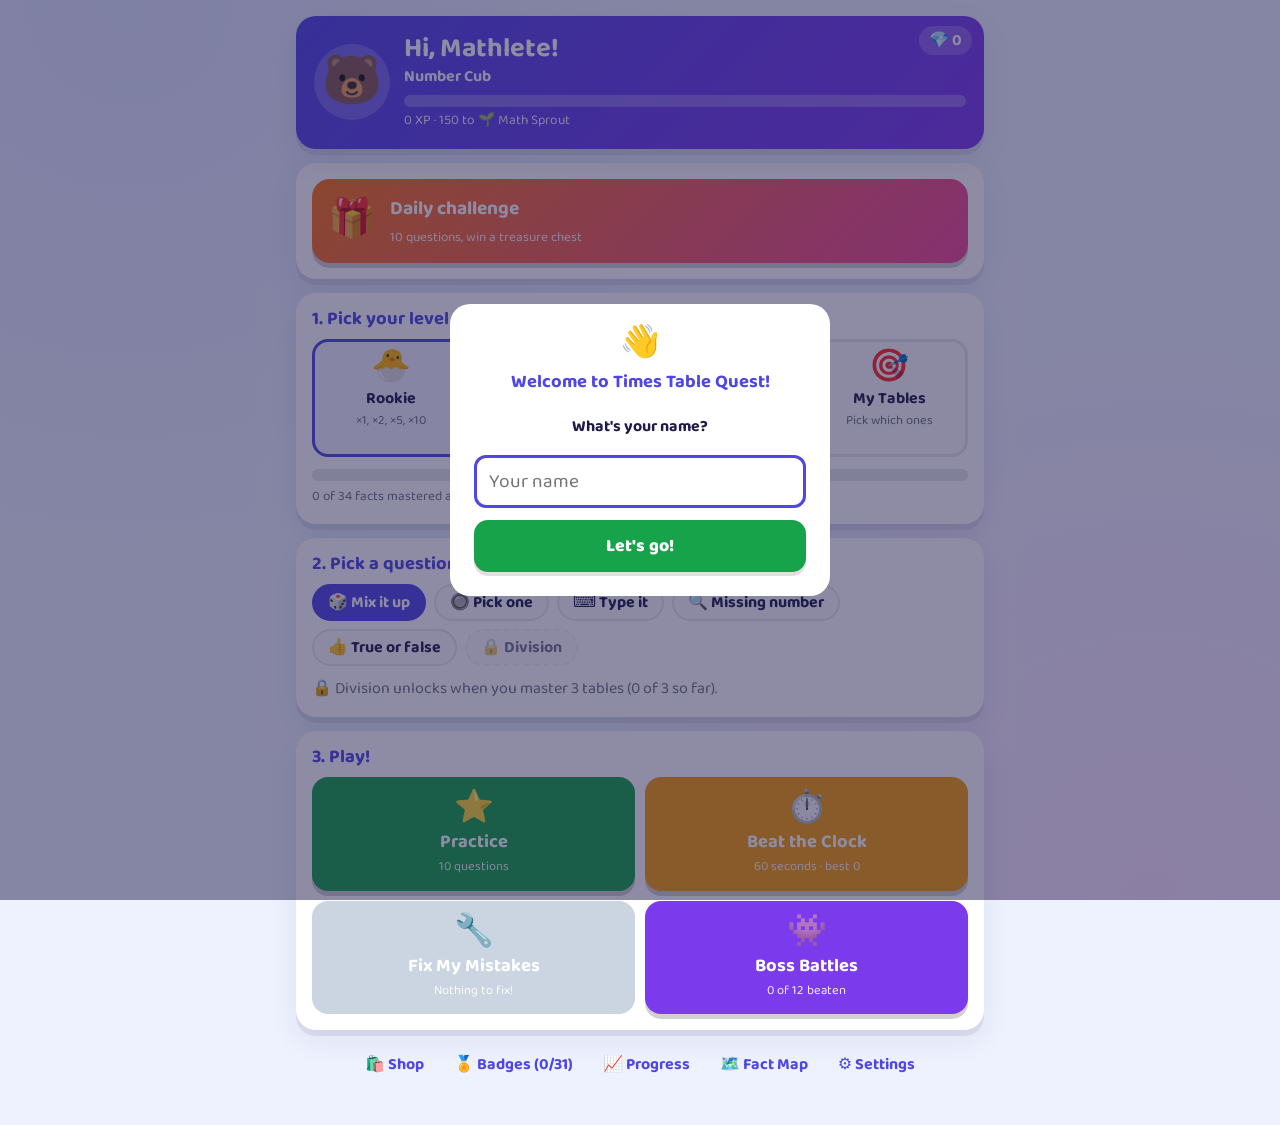
<file: index.html>
<!doctype html>
<html lang="en">
<head>
  <meta charset="utf-8">
  <meta name="viewport" content="width=device-width, initial-scale=1, viewport-fit=cover">
  <meta name="theme-color" content="#4f46e5">
  <title>Times Table Quest</title>
  <link rel="icon" href="data:image/svg+xml,<svg xmlns='http://www.w3.org/2000/svg' viewBox='0 0 100 100'><text y='.9em' font-size='90'>✖️</text></svg>">
  <link rel="preconnect" href="https://fonts.googleapis.com">
  <link rel="preconnect" href="https://fonts.gstatic.com" crossorigin>
  <link href="https://fonts.googleapis.com/css2?family=Baloo+2:wght@500;700;800&display=swap" rel="stylesheet">
  <link rel="stylesheet" href="style.css">
</head>
<body>
  <main id="app" aria-live="polite"></main>
  <noscript>This game needs JavaScript turned on.</noscript>
  <script type="module" src="js/app.js"></script>
</body>
</html>
</file>
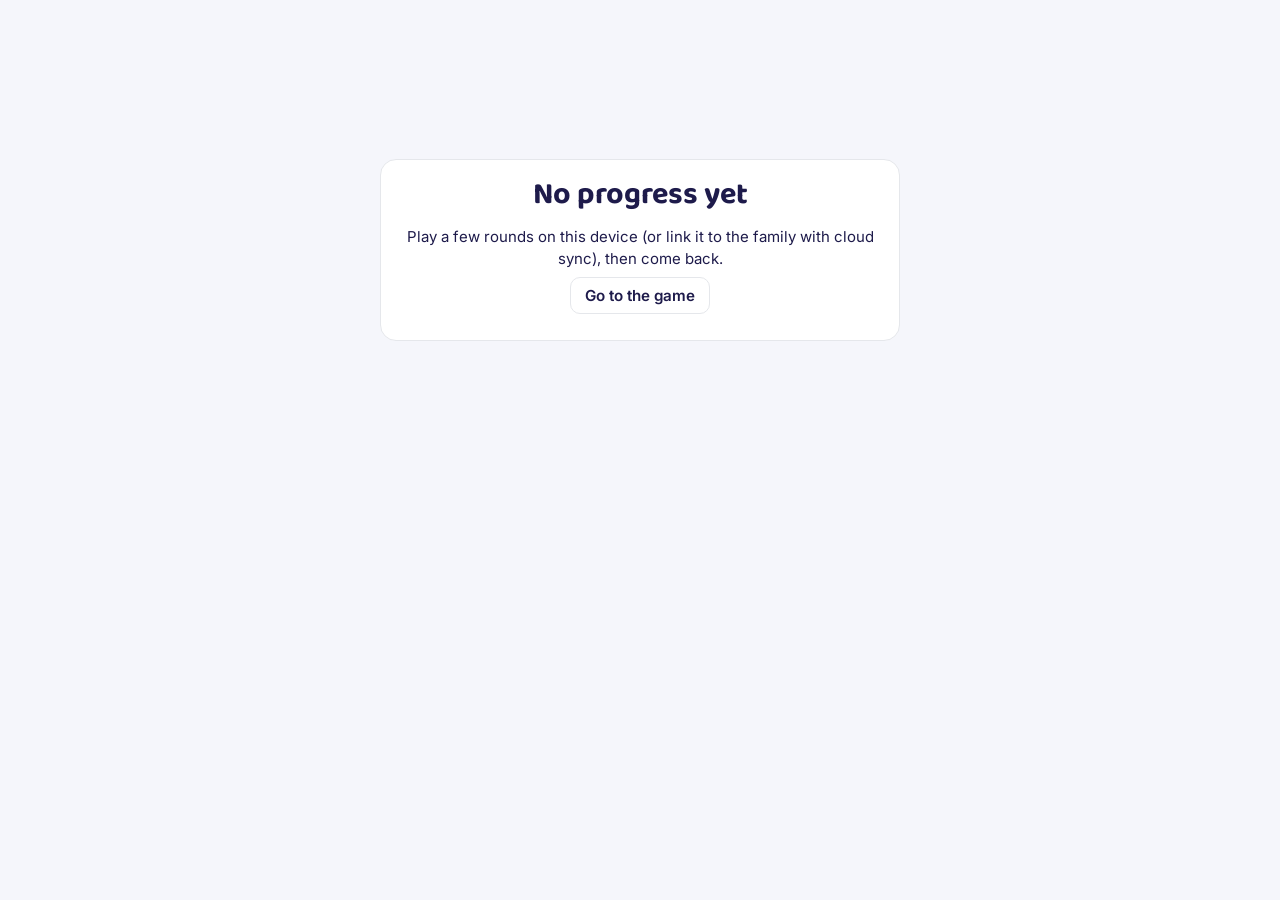
<file: report.html>
<!doctype html>
<html lang="en">
<head>
  <meta charset="utf-8">
  <meta name="viewport" content="width=device-width, initial-scale=1">
  <meta name="robots" content="noindex">
  <title>Times Table Report</title>
  <link rel="icon" href="data:image/svg+xml,<svg xmlns='http://www.w3.org/2000/svg' viewBox='0 0 100 100'><text y='.9em' font-size='90'>📈</text></svg>">
  <link rel="preconnect" href="https://fonts.googleapis.com">
  <link rel="preconnect" href="https://fonts.gstatic.com" crossorigin>
  <link href="https://fonts.googleapis.com/css2?family=Baloo+2:wght@500;700;800&family=Inter:wght@400;600;700&display=swap" rel="stylesheet">
  <link rel="stylesheet" href="report.css">
</head>
<body>
  <main id="report"><p class="loading">Loading report…</p></main>
  <script type="module" src="js/report.js"></script>
</body>
</html>
</file>
<file: style.css>
:root {
  --bg: #eef2ff;
  --card: #ffffff;
  --ink: #1e1b4b;
  --muted: #6b7280;
  --brand: #4f46e5;
  --brand-2: #7c3aed;
  --go: #16a34a;
  --go-dark: #15803d;
  --blitz: #f59e0b;
  --fix: #0ea5e9;
  --bad: #ef4444;
  --good-bg: #dcfce7;
  --bad-bg: #fee2e2;
  --radius: 20px;
  --shadow: 0 6px 0 rgba(30, 27, 75, 0.08), 0 10px 30px rgba(30, 27, 75, 0.08);
  --soft: #eef2ff;
  --soft2: #f9fafb;
  --line: #e5e7eb;
  --glow1: #e0e7ff;
  --glow2: #fae8ff;
}

* { box-sizing: border-box; }

html, body { margin: 0; }

body {
  font-family: 'Baloo 2', 'Comic Sans MS', system-ui, sans-serif;
  background: radial-gradient(circle at 10% 0%, var(--glow1) 0, transparent 40%), radial-gradient(circle at 90% 100%, var(--glow2) 0, transparent 40%), var(--bg);
  background-attachment: fixed;
  color: var(--ink);
  min-height: 100vh;
  -webkit-tap-highlight-color: transparent;
}

#app {
  max-width: 720px;
  margin: 0 auto;
  padding: 16px 16px 40px;
}

h1, h2 { margin: 0; line-height: 1.1; }
h2 { font-size: 1.15rem; margin-bottom: 10px; color: var(--brand); }

button { font: inherit; color: inherit; cursor: pointer; }
button:disabled { cursor: default; }

.big { font-size: 2rem; line-height: 1; display: block; }

.card {
  background: var(--card);
  border-radius: var(--radius);
  padding: 16px;
  margin-bottom: 14px;
  box-shadow: var(--shadow);
}

.hint { color: var(--muted); margin: 0 0 10px; }

/* ---------- home ---------- */

.hero {
  display: flex;
  align-items: center;
  gap: 14px;
  padding: 18px;
  margin-bottom: 14px;
  border-radius: var(--radius);
  color: white;
  background: linear-gradient(135deg, var(--brand), var(--brand-2));
  box-shadow: var(--shadow);
  position: relative;
}
.avatar {
  font-size: 3rem;
  width: 76px; height: 76px;
  flex: none;
  display: grid; place-items: center;
  background: rgba(255, 255, 255, 0.2);
  border-radius: 50%;
}
.hero-text { flex: 1; min-width: 0; }
.hero h1 { font-size: 1.7rem; }
.rank { font-weight: 700; opacity: 0.95; }
.xpbar, .meter {
  height: 12px;
  border-radius: 99px;
  background: rgba(255, 255, 255, 0.25);
  overflow: hidden;
  margin: 6px 0 2px;
}
.xpbar span, .meter span {
  display: block; height: 100%;
  background: #fde047;
  border-radius: 99px;
  transition: width 0.6s;
}
.xptext { font-size: 0.85rem; opacity: 0.9; }
.daystreak {
  position: absolute; top: 10px; right: 12px;
  background: rgba(255, 255, 255, 0.2);
  padding: 2px 10px; border-radius: 99px; font-weight: 700;
}

.levels { display: grid; grid-template-columns: repeat(4, 1fr); gap: 8px; }
.level, .mode {
  border: 3px solid var(--line);
  background: var(--soft2);
  border-radius: 16px;
  padding: 10px 6px;
  display: flex; flex-direction: column; align-items: center; gap: 2px;
  text-align: center;
  transition: transform 0.1s, border-color 0.15s;
}
.level small, .mode small { color: var(--muted); font-size: 0.8rem; line-height: 1.2; }
.level.on { border-color: var(--brand); background: var(--soft); }
.level:active, .mode:active, .chip:active, .btn:active, .choice:active, .keypad button:active { transform: scale(0.96); }

.tablepick { display: flex; flex-wrap: wrap; gap: 6px; margin-top: 10px; }
.mastery { margin-top: 12px; }
.mastery .meter { background: var(--line); }
.mastery .meter span { background: var(--go); }
.mastery small { color: var(--muted); }

.chips { display: flex; flex-wrap: wrap; gap: 8px; }
.chip {
  border: 2px solid var(--line);
  background: var(--soft2);
  border-radius: 99px;
  padding: 4px 14px;
  font-weight: 700;
}
.chip.on { border-color: var(--brand); background: var(--brand); color: white; }

.modes { display: grid; grid-template-columns: repeat(3, 1fr); gap: 10px; }
.mode { padding: 16px 8px; border: none; color: white; box-shadow: 0 5px 0 rgba(0, 0, 0, 0.18); }
.mode small { color: rgba(255, 255, 255, 0.9); }
.mode b { font-size: 1.15rem; }
.mode.go { background: var(--go); }
.mode.blitz { background: var(--blitz); }
.mode.fix { background: var(--fix); }
.mode:disabled { background: #cbd5e1; box-shadow: none; }

.footer { display: flex; justify-content: center; flex-wrap: wrap; gap: 6px; }
.link {
  background: none; border: none;
  padding: 8px 12px; border-radius: 12px;
  font-weight: 700; color: var(--brand);
}
.link:hover { background: rgba(79, 70, 229, 0.08); }

/* ---------- buttons ---------- */

.btn {
  border: none;
  border-radius: 14px;
  padding: 12px 22px;
  font-size: 1.1rem;
  font-weight: 800;
  background: var(--line);
  box-shadow: 0 4px 0 rgba(0, 0, 0, 0.12);
}
.btn.go { background: var(--go); color: white; }
.btn.fix { background: var(--fix); color: white; }
.btn.danger { background: var(--bad); color: white; }

/* ---------- play ---------- */

.playbar {
  display: grid;
  grid-template-columns: auto 1fr auto;
  align-items: center;
  gap: 8px;
  font-weight: 700;
  margin-bottom: 6px;
}
.modelabel { text-align: center; color: var(--brand); }
.quit { font-size: 1.3rem; }
.clock { font-variant-numeric: tabular-nums; padding: 2px 10px; border-radius: 99px; background: #fef3c7; }
.clock.hurry { background: var(--bad); color: white; animation: pulse 0.6s infinite alternate; }
.progress { color: var(--muted); }

.scorebar { display: flex; justify-content: space-between; font-size: 1.3rem; font-weight: 800; min-height: 2rem; }
.streak.hot { color: #ea580c; animation: pulse 0.5s infinite alternate; }

.dots { display: flex; gap: 6px; justify-content: center; margin: 4px 0 12px; }
.dots i { width: 14px; height: 14px; border-radius: 50%; background: #d1d5db; }
.dots i.cur { background: var(--brand); transform: scale(1.25); }
.dots i.ok { background: var(--go); }
.dots i.bad { background: var(--bad); }

.question {
  background: var(--card);
  border-radius: 28px;
  padding: 24px 16px;
  box-shadow: var(--shadow);
  text-align: center;
  border: 4px solid transparent;
  transition: border-color 0.2s, background 0.2s;
}
.question.good { border-color: var(--go); background: var(--good-bg); }
.question.bad { border-color: var(--bad); background: var(--bad-bg); animation: shake 0.35s; }

.eq {
  font-size: clamp(2.6rem, 12vw, 4.5rem);
  font-weight: 800;
  display: flex; justify-content: center; align-items: center; flex-wrap: wrap;
  gap: 0.25em;
  margin-bottom: 18px;
}
.op { color: var(--brand-2); }
.blank {
  min-width: 1.6em;
  padding: 0 0.15em;
  border-radius: 16px;
  background: var(--soft);
  border: 3px dashed var(--brand);
  color: var(--brand);
}
.blank.filled { border-style: solid; color: var(--ink); }
.blank.fixed { border-color: var(--bad); color: var(--bad); background: var(--card); }
.ask { font-size: 1.3rem; margin: 0 0 10px; font-weight: 700; }

.choices { display: grid; grid-template-columns: 1fr 1fr; gap: 12px; }
.choice {
  position: relative;
  font-size: 2rem;
  font-weight: 800;
  padding: 14px;
  border: none;
  border-radius: 18px;
  background: var(--soft);
  box-shadow: 0 5px 0 #c7d2fe;
}
.choice kbd {
  position: absolute; top: 6px; left: 10px;
  font: inherit; font-size: 0.8rem; color: var(--muted);
}
.choice.right { background: var(--go); color: white; box-shadow: 0 5px 0 var(--go-dark); }
.choice.wrong { background: var(--bad); color: white; box-shadow: 0 5px 0 #b91c1c; }
.choice:disabled:not(.right):not(.wrong) { opacity: 0.5; }
.choices.two .yes { background: #dcfce7; box-shadow: 0 5px 0 #86efac; }
.choices.two .no { background: #fee2e2; box-shadow: 0 5px 0 #fca5a5; }
.choices.two .choice.right { background: var(--go); }
.choices.two .choice.wrong { background: var(--bad); }

.keypad {
  display: grid;
  grid-template-columns: repeat(3, 1fr);
  gap: 10px;
  max-width: 340px;
  margin: 0 auto;
}
.keypad button {
  font-size: 1.8rem;
  font-weight: 800;
  padding: 10px 0;
  border: none;
  border-radius: 16px;
  background: var(--soft);
  box-shadow: 0 5px 0 #c7d2fe;
}
.keypad .enter { background: var(--go); color: white; box-shadow: 0 5px 0 var(--go-dark); }

.feedback { margin-top: 16px; font-size: 1.3rem; }
.feedback.good b { color: var(--go-dark); }
.feedback.bad b { color: var(--bad); }
.feedback .answer { font-size: 2rem; font-weight: 800; }
.feedback .tip { font-size: 1.05rem; margin: 6px 0; }
.feedback small { display: block; color: var(--muted); margin-bottom: 10px; }
.plus { display: inline-block; color: #ca8a04; font-weight: 800; animation: rise 0.8s ease-out; }
.streakmsg { font-weight: 800; color: #ea580c; animation: pop 0.4s; }

/* ---------- results ---------- */

.results { text-align: center; }
.results h1 { font-size: 2.4rem; color: var(--brand); }
.stars { font-size: 4rem; letter-spacing: 0.1em; color: var(--line); }
.stars .lit { color: #facc15; display: inline-block; animation: pop 0.5s both; text-shadow: 0 3px 0 #ca8a04; }
.stats { display: grid; grid-template-columns: repeat(3, 1fr); gap: 8px; margin: 10px 0; }
.stats div { background: var(--soft); border-radius: 14px; padding: 8px; }
.stats b { display: block; font-size: 1.6rem; }
.stats small { color: var(--muted); }
.newbest { font-weight: 800; color: #ca8a04; font-size: 1.2rem; }
.rankup { background: #fef9c3; border-radius: 16px; padding: 12px; margin: 10px 0; font-size: 1.2rem; animation: pop 0.5s; }
.newbadges, .missed { margin: 14px 0; }
.newbadges .badge { max-width: 240px; margin: 6px auto; }
.missed .chips { justify-content: center; }
.missed .chip { background: var(--bad-bg); border-color: #fecaca; }
.actions { display: flex; gap: 10px; justify-content: center; flex-wrap: wrap; margin-top: 12px; }

/* ---------- badges ---------- */

.badges { display: grid; grid-template-columns: repeat(auto-fill, minmax(140px, 1fr)); gap: 10px; }
.badge {
  background: var(--card);
  border-radius: 16px;
  padding: 12px 8px;
  text-align: center;
  box-shadow: var(--shadow);
  display: flex; flex-direction: column; gap: 2px;
  opacity: 0.55;
}
.badge.got { opacity: 1; border: 3px solid #facc15; }
.badge small { color: var(--muted); font-size: 0.8rem; line-height: 1.2; }

/* ---------- fact map ---------- */

.grid {
  display: grid;
  grid-template-columns: repeat(13, 1fr);
  gap: 3px;
  font-size: clamp(0.6rem, 2.6vw, 0.95rem);
}
.cell {
  aspect-ratio: 1;
  display: grid; place-items: center;
  border: none; border-radius: 6px;
  font-weight: 700; padding: 0;
  font-size: inherit;
}
.cell.head { background: none; color: var(--brand); font-weight: 800; }
.new, .legend .new { background: var(--soft2); color: #9ca3af; }
.miss, .legend .miss { background: #fca5a5; }
.learning, .legend .learning { background: #fdba74; }
.almost, .legend .almost { background: #fde047; }
.master, .legend .master { background: #86efac; }
.legend { display: flex; flex-wrap: wrap; gap: 10px; margin-top: 12px; font-size: 0.9rem; }
.legend i { display: inline-block; width: 14px; height: 14px; border-radius: 4px; margin-right: 4px; vertical-align: -2px; }
.cellinfo { margin-top: 10px; font-weight: 700; min-height: 1.5em; }

/* ---------- settings / modal ---------- */

.settings label { display: block; font-weight: 700; margin-bottom: 14px; }
.settings label.row { display: flex; gap: 8px; align-items: center; }
.settings input[type=checkbox] { width: 22px; height: 22px; }
input:not([type=checkbox]) {
  display: block; width: 100%;
  font: inherit; font-size: 1.2rem;
  padding: 8px 12px; margin-top: 4px;
  border: 3px solid var(--line); border-radius: 12px;
}
input:focus { outline: none; border-color: var(--brand); }

.modal {
  position: fixed; inset: 0;
  background: rgba(30, 27, 75, 0.5);
  display: grid; place-items: center;
  padding: 16px; z-index: 10;
}
.modal-box {
  background: var(--card); border-radius: var(--radius);
  padding: 24px; width: 100%; max-width: 380px;
  text-align: center; display: flex; flex-direction: column; gap: 12px;
}
.modal-box label { font-weight: 700; }

.confetti { position: fixed; inset: 0; pointer-events: none; z-index: 20; }

/* ---------- animation ---------- */

@keyframes pop { 0% { transform: scale(0); } 70% { transform: scale(1.2); } 100% { transform: scale(1); } }
@keyframes shake { 25% { transform: translateX(-8px); } 75% { transform: translateX(8px); } }
@keyframes pulse { to { transform: scale(1.08); } }
@keyframes rise { from { transform: translateY(10px); opacity: 0; } to { transform: none; opacity: 1; } }

@media (prefers-reduced-motion: reduce) {
  *, *::before, *::after { animation: none !important; transition: none !important; }
}

@media (max-width: 520px) {
  .levels { grid-template-columns: repeat(2, 1fr); }
  .modes { grid-template-columns: 1fr; }
  .mode { flex-direction: row; justify-content: flex-start; gap: 12px; text-align: left; padding: 12px 16px; }
  .mode .big { font-size: 1.8rem; }
  .mode small { margin-left: auto; }
  .hero h1 { font-size: 1.4rem; }
  .avatar { width: 60px; height: 60px; font-size: 2.3rem; }
}

/* ---------- progress & sync ---------- */

.stats.four { grid-template-columns: repeat(4, 1fr); }
.stats.four b { font-size: 1.3rem; }
@media (max-width: 520px) { .stats.four { grid-template-columns: repeat(2, 1fr); } }

.bars { display: grid; grid-template-columns: repeat(7, 1fr); gap: 6px; align-items: end; height: 120px; }
.bar { display: flex; flex-direction: column; align-items: center; justify-content: flex-end; height: 100%; }
.bar span { width: 70%; min-height: 3px; background: var(--brand); border-radius: 6px 6px 2px 2px; }
.bar b { font-size: 0.85rem; min-height: 1.2em; order: -1; }
.bar small { color: var(--muted); font-size: 0.75rem; }

.chip.trouble { background: var(--bad-bg); border-color: #fecaca; }
.chip.trouble small { color: var(--muted); font-weight: 500; margin-left: 4px; }

.rounds { list-style: none; margin: 0; padding: 0; }
.rounds li { display: flex; align-items: center; gap: 10px; padding: 8px 0; border-bottom: 1px solid var(--soft); }
.rounds li:last-child { border-bottom: none; }
.ricon { font-size: 1.4rem; }
.rmain { flex: 1; min-width: 0; }
.rmain small { display: block; color: var(--muted); }
.rstars { color: #facc15; letter-spacing: 2px; white-space: nowrap; }

.familycode {
  font-size: 1.6rem; font-weight: 800; letter-spacing: 0.08em;
  background: var(--soft); border-radius: 12px; padding: 8px 12px; text-align: center;
  margin-bottom: 12px; word-break: break-all;
}
.joinrow { display: flex; gap: 8px; align-items: center; margin-bottom: 10px; }
.joinrow input { margin-top: 0; flex: 1; min-width: 0; font-size: 1rem; }
.joinlabel { margin-top: 14px; }
.syncstatus[data-status="synced"] { color: var(--go-dark); }
.syncstatus[data-status="offline"] { color: var(--bad); }
.settings p { margin: 0 0 10px; }

/* ---------- themes (bought in the shop) ---------- */

:root[data-theme="ocean"] { --bg: #e0f2fe; --brand: #0369a1; --brand-2: #0891b2; --soft: #e0f2fe; --glow1: #bae6fd; --glow2: #ccfbf1; }
:root[data-theme="jungle"] { --bg: #ecfccb; --brand: #15803d; --brand-2: #65a30d; --soft: #ecfccb; --glow1: #d9f99d; --glow2: #fef9c3; }
:root[data-theme="candy"] { --bg: #fdf2f8; --brand: #db2777; --brand-2: #a855f7; --soft: #fce7f3; --glow1: #fbcfe8; --glow2: #e9d5ff; }
:root[data-theme="space"] {
  --bg: #0b1026; --card: #161c3f; --ink: #eef0ff; --muted: #a3aad0;
  --brand: #a5b4fc; --brand-2: #f0abfc; --soft: #232a57; --soft2: #1c2349; --line: #2f3769;
  --good-bg: #123a2a; --bad-bg: #3f1726; --glow1: #312e81; --glow2: #581c87;
  color-scheme: dark;
}
:root[data-theme="space"] .hero { background: linear-gradient(135deg, #312e81, #6b21a8); }
:root[data-theme="space"] .choice, :root[data-theme="space"] .keypad button { box-shadow: 0 5px 0 #0b1026; }
:root[data-theme="space"] .choices.two .yes { background: #14532d; box-shadow: 0 5px 0 #0b1026; }
:root[data-theme="space"] .choices.two .no { background: #7f1d1d; box-shadow: 0 5px 0 #0b1026; }
:root[data-theme="space"] .rankup, :root[data-theme="space"] .goalmet { background: #3b3410; }

/* ---------- today: daily challenge, goal, focus ---------- */

.pills { position: absolute; top: 10px; right: 12px; display: flex; gap: 6px; }
.pill {
  background: rgba(255, 255, 255, 0.2); color: white; border: none;
  padding: 2px 10px; border-radius: 99px; font-weight: 700;
}
.daystreak { display: none; }

.today { display: flex; flex-direction: column; gap: 12px; }
.daily {
  display: flex; align-items: center; gap: 14px; text-align: left;
  border: none; border-radius: 18px; padding: 14px 16px; color: white;
  background: linear-gradient(135deg, #f97316, #ec4899);
  box-shadow: 0 5px 0 rgba(0, 0, 0, 0.18);
}
.daily .big { font-size: 2.4rem; animation: wiggle 2.5s infinite; }
.daily.done { background: var(--soft); color: var(--ink); box-shadow: none; }
.daily.done .big { animation: none; }
.dtext b { display: block; font-size: 1.2rem; }
.dtext small { opacity: 0.9; }
.goalrow { display: flex; justify-content: space-between; font-weight: 700; }
.goal .meter { background: var(--line); }
.goal .meter span { background: var(--go); }
.btn.focus { background: var(--soft); color: var(--brand); text-align: left; }

.mode.boss { background: #7c3aed; }
.modes { grid-template-columns: repeat(2, 1fr); }

/* ---------- boss battles ---------- */

.bossgrid { display: grid; grid-template-columns: repeat(auto-fill, minmax(120px, 1fr)); gap: 10px; }
.bosscard {
  position: relative; border: 3px solid var(--line); background: var(--soft2);
  border-radius: 16px; padding: 10px 6px; display: flex; flex-direction: column; align-items: center;
}
.bosscard .big { font-size: 2.6rem; }
.bosscard small { color: var(--muted); font-size: 0.8rem; text-align: center; line-height: 1.2; }
.bosscard.beaten { border-color: #facc15; }
.bosscard .trophy { position: absolute; top: 4px; right: 6px; }
.hearts { font-size: 1.1rem; letter-spacing: 2px; }
.bossbar { display: grid; grid-template-columns: auto 1fr auto; align-items: center; gap: 10px; margin: 4px 0 12px; }
.bossface { font-size: 3rem; display: inline-block; }
.bossface.hit { animation: hit 0.4s; }
.bossface.crit { animation: crit 0.6s; }
.bossface.laugh { animation: laugh 0.6s; }
.hp { height: 18px; border-radius: 99px; background: var(--line); overflow: hidden; }
.hp span { display: block; height: 100%; background: linear-gradient(90deg, #ef4444, #f97316); transition: width 0.4s; }
.crit { font-weight: 800; color: #ea580c; animation: pop 0.4s; }
.bossresult { font-size: 1.3rem; font-weight: 800; margin: 8px 0; }
.bossresult .big { font-size: 3.5rem; }
.bossresult .defeated { transform: rotate(180deg); filter: grayscale(0.6); }

/* ---------- question extras ---------- */

.question { position: relative; }
.sayit { position: absolute; top: 8px; right: 8px; font-size: 1.5rem; }
.masteredmsg { font-weight: 800; color: #ca8a04; animation: pop 0.4s; }
.slowmsg { font-size: 1rem; color: var(--muted); }
.dotgrid { display: inline-flex; flex-direction: column; gap: 4px; padding: 10px; background: var(--card); border-radius: 12px; margin: 8px auto 2px; }
.dotrow { display: flex; gap: 4px; }
.dotrow i { width: 12px; height: 12px; border-radius: 50%; background: var(--brand); }
.dotrow.alt i { background: var(--brand-2); }
.dotcap { display: block; }

/* ---------- results extras ---------- */

.gemswon { font-weight: 800; font-size: 1.2rem; margin: 6px 0; }
.chest {
  display: flex; flex-direction: column; align-items: center; gap: 4px; margin: 10px auto;
  border: none; border-radius: 18px; padding: 14px 24px; color: white;
  background: linear-gradient(135deg, #f59e0b, #d97706); box-shadow: 0 5px 0 #92400e;
}
.chest .big { font-size: 3rem; animation: wiggle 1s infinite; }
.chestprize { background: #fef9c3; color: #1e1b4b; border-radius: 16px; padding: 12px; margin: 10px 0; animation: pop 0.5s; }
.chestprize small { display: block; }
.goalmet { background: #dcfce7; color: #14532d; border-radius: 14px; padding: 10px; font-weight: 800; margin: 8px 0; }

/* ---------- shop ---------- */

.gembal { font-weight: 800; }
.shopgrid { display: grid; grid-template-columns: repeat(auto-fill, minmax(96px, 1fr)); gap: 8px; }
.shopitem {
  border: 3px solid var(--line); background: var(--soft2); border-radius: 16px;
  padding: 8px 4px; display: flex; flex-direction: column; align-items: center;
}
.shopitem small { color: var(--muted); font-weight: 700; }
.shopitem.on { border-color: var(--brand); background: var(--soft); }
.shopitem.poor { opacity: 0.55; }
.shopmsg { text-align: center; font-weight: 700; min-height: 1.5em; }

/* ---------- settings & progress extras ---------- */

select {
  display: block; width: 100%; font: inherit; font-size: 1.05rem; margin-top: 4px;
  padding: 8px 10px; border: 3px solid var(--line); border-radius: 12px; background: var(--card); color: var(--ink);
}
.chip.good { background: var(--good-bg); border-color: #bbf7d0; }
.weekline { font-size: 1.1rem; }
.stats.four div { background: var(--soft); }

@keyframes wiggle { 0%, 80%, 100% { transform: rotate(0); } 85% { transform: rotate(-12deg); } 90% { transform: rotate(12deg); } 95% { transform: rotate(-6deg); } }
@keyframes hit { 30% { transform: translateX(10px) scale(0.9); filter: brightness(2); } }
@keyframes crit { 20% { transform: scale(0.7) rotate(-15deg); filter: brightness(3); } 60% { transform: scale(1.2) rotate(10deg); } }
@keyframes laugh { 25% { transform: translateY(-10px) scale(1.15); } 50% { transform: none; } 75% { transform: translateY(-6px) scale(1.1); } }

.speedbars { height: 110px; }
.speedbars .bar span { background: var(--brand-2); }
.faster { color: var(--go-dark); font-weight: 700; }
.slower { color: var(--bad); font-weight: 700; }
.mapviews { margin-bottom: 10px; }
@media (max-width: 520px) {
  .modes { grid-template-columns: 1fr; }
}

.chip.locked { opacity: 0.6; border-style: dashed; }
.lockhint { margin: 10px 0 0; }
.lockhint.shake { animation: shake 0.35s; color: var(--brand); font-weight: 700; }
.rankup.unlock { background: #ede9fe; }
:root[data-theme="space"] .rankup.unlock { background: #2e1065; }

.actions.left { justify-content: flex-start; margin: 0 0 12px; }
a.btn { text-decoration: none; display: inline-block; }
.grownups p { margin: 0 0 8px; }
</file>
<file: report.css>
:root {
  --bg: #f5f6fb;
  --card: #ffffff;
  --ink: #1e1b4b;
  --muted: #6b7280;
  --line: #e5e7eb;
  --brand: #4f46e5;
  --master: #22c55e;
  --learning: #fbbf24;
  --miss: #f87171;
  --new: #e5e7eb;
  --up: #15803d;
  --down: #b91c1c;
}

* { box-sizing: border-box; }
html, body { margin: 0; }
body {
  background: var(--bg);
  color: var(--ink);
  font: 15px/1.45 Inter, system-ui, sans-serif;
}

#report { max-width: 1040px; margin: 0 auto; padding: 24px 16px 48px; }
h1, h2 { font-family: 'Baloo 2', Inter, sans-serif; line-height: 1.1; margin: 0; }
h1 { font-size: 1.9rem; }
h2 { font-size: 1.15rem; color: var(--brand); margin: 0 0 10px; }
h2:not(:first-child) { margin-top: 18px; }
.muted, .meta { color: var(--muted); margin: 4px 0 0; }
.loading { text-align: center; color: var(--muted); margin-top: 20vh; }

.top { display: flex; justify-content: space-between; align-items: flex-end; gap: 16px; flex-wrap: wrap; margin-bottom: 18px; }
.actions { display: flex; gap: 8px; flex-wrap: wrap; }
.btn {
  font: 600 0.95rem Inter, sans-serif; color: var(--ink); text-decoration: none; cursor: pointer;
  border: 1px solid var(--line); background: var(--card); border-radius: 10px; padding: 8px 14px;
}
.btn.primary { background: var(--brand); border-color: var(--brand); color: white; }
.btn.ghost { background: transparent; }

.card { background: var(--card); border: 1px solid var(--line); border-radius: 16px; padding: 18px; margin-bottom: 16px; }
.cols { display: grid; grid-template-columns: 1.3fr 1fr; gap: 16px; }
.cols .card { margin-bottom: 0; }
.cols + .cols, .cols + .card { margin-top: 16px; }

.tiles { display: grid; grid-template-columns: repeat(6, 1fr); gap: 12px; margin-bottom: 16px; }
.tile { background: var(--card); border: 1px solid var(--line); border-radius: 14px; padding: 12px; display: flex; flex-direction: column; }
.tile b { font: 800 1.7rem 'Baloo 2', sans-serif; line-height: 1.1; }
.tile b em { font-style: normal; font-size: 1rem; color: var(--muted); }
.tile span { font-weight: 600; }
.tile small { color: var(--muted); font-size: 0.8rem; margin-top: 2px; }
.up { color: var(--up); font-weight: 600; }
.down { color: var(--down); font-weight: 600; }

.tables { display: flex; flex-direction: column; gap: 7px; }
.trow { display: grid; grid-template-columns: 38px 1fr 44px 92px; align-items: center; gap: 10px; }
.tname { font-weight: 700; }
.stack { display: flex; height: 16px; border-radius: 99px; overflow: hidden; background: var(--new); }
.tnum { font-weight: 700; text-align: right; font-variant-numeric: tabular-nums; }
.tsub { color: var(--muted); font-size: 0.85rem; font-variant-numeric: tabular-nums; }
.master { background: var(--master); }
.learning { background: var(--learning); }
.miss { background: var(--miss); }
.new { background: var(--new); }
.legend { display: flex; gap: 14px; flex-wrap: wrap; margin-top: 12px; font-size: 0.85rem; color: var(--muted); }
.legend i { display: inline-block; width: 12px; height: 12px; border-radius: 3px; margin-right: 5px; vertical-align: -1px; }

.facts { list-style: none; margin: 0; padding: 0; columns: 2; column-gap: 16px; }
.facts li { display: flex; justify-content: space-between; gap: 8px; padding: 4px 0; border-bottom: 1px solid var(--line); break-inside: avoid; }
.facts span { color: var(--muted); font-size: 0.85rem; white-space: nowrap; }
.chips { display: flex; flex-wrap: wrap; gap: 6px; margin: 0; }
.chips span { background: #dcfce7; border-radius: 99px; padding: 2px 10px; font-weight: 600; font-size: 0.9rem; }

table { width: 100%; border-collapse: collapse; font-variant-numeric: tabular-nums; }
th { text-align: left; color: var(--muted); font-weight: 600; font-size: 0.85rem; padding: 4px 6px; border-bottom: 1px solid var(--line); }
td { padding: 6px; border-bottom: 1px solid var(--line); }
.bar { display: inline-block; height: 10px; background: var(--brand); border-radius: 99px; margin-right: 6px; vertical-align: middle; min-width: 2px; }

.cal { display: grid; grid-template-columns: repeat(7, 1fr); gap: 6px; }
.cal i {
  font-style: normal; aspect-ratio: 1; display: grid; place-items: center; border-radius: 8px; font-size: 0.8rem;
  background: rgb(79 70 229 / var(--a)); color: var(--ink); border: 1px solid var(--line);
}

.grid { display: grid; grid-template-columns: repeat(13, 1fr); gap: 3px; max-width: 640px; }
.grid i { font-style: normal; aspect-ratio: 1; display: grid; place-items: center; border-radius: 5px; font-size: 0.75rem; font-weight: 600; }
.grid i.h { background: none; color: var(--brand); font-weight: 800; }
.grid i.new { color: #9ca3af; }

.foot { color: var(--muted); font-size: 0.9rem; }
.msg { max-width: 520px; margin: 15vh auto; text-align: center; }
.msg h1 { margin-bottom: 8px; }

@media (max-width: 900px) {
  .tiles { grid-template-columns: repeat(3, 1fr); }
  .cols { grid-template-columns: 1fr; }
}
@media (max-width: 520px) {
  .tiles { grid-template-columns: repeat(2, 1fr); }
  .facts { columns: 1; }
  .trow { grid-template-columns: 34px 1fr 40px; }
  .tsub { display: none; }
  .actions { width: 100%; }
}

@media print {
  body { background: white; font-size: 12px; }
  #report { padding: 0; max-width: none; }
  .actions { display: none; }
  .card, .tile { break-inside: avoid; border-color: #d1d5db; }
  .tiles { grid-template-columns: repeat(6, 1fr); }
  .cols { grid-template-columns: 1.3fr 1fr; }
  * { -webkit-print-color-adjust: exact; print-color-adjust: exact; }
}
</file>
